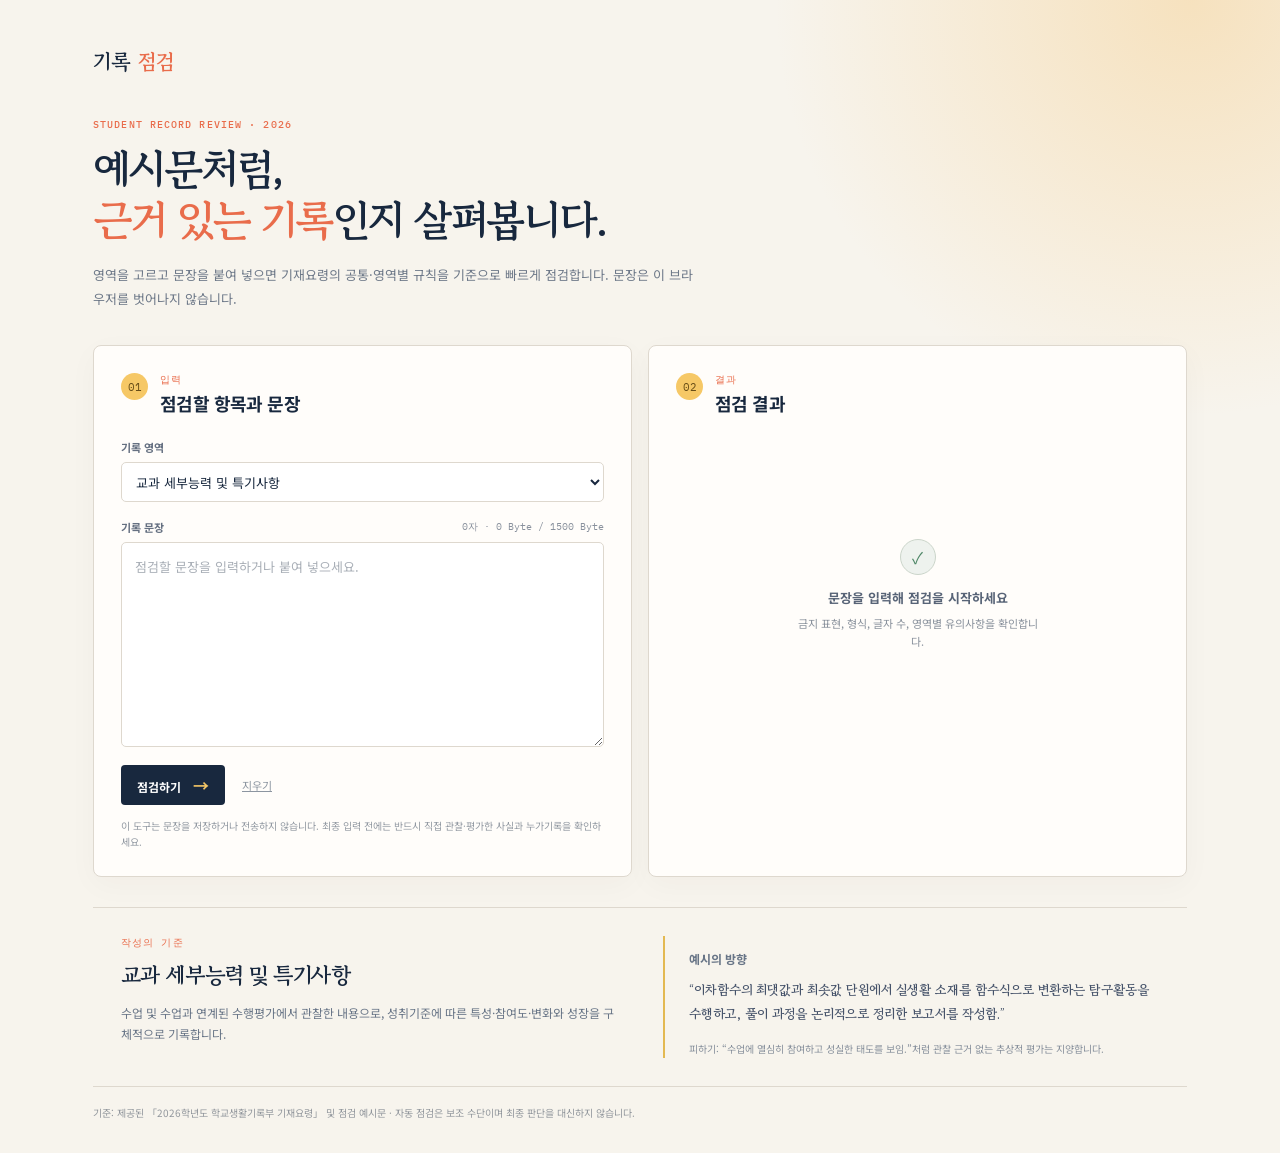
<file: index.html>
<!doctype html>
<html lang="ko">
<head>
  <meta charset="utf-8" />
  <meta name="viewport" content="width=device-width, initial-scale=1" />
  <title>생기부 문장 점검</title>
  <link rel="preconnect" href="https://fonts.googleapis.com" />
  <link rel="preconnect" href="https://fonts.gstatic.com" crossorigin />
  <link href="https://fonts.googleapis.com/css2?family=Gowun+Batang:wght@700&family=IBM+Plex+Mono:wght@400;500&family=Noto+Sans+KR:wght@400;500;600;700&display=swap" rel="stylesheet" />
  <link rel="stylesheet" href="style.css" />
  <style>
    .spelling-result{margin-top:13px}.spelling-head{display:flex;align-items:center;gap:7px;padding:9px 11px;background:#eef5f0;border-radius:4px;color:#4b7960;font-size:11px;font-weight:700}.spelling-head.needs-fix{background:#fff4e9;color:#bb6942}.spelling-list{margin:0;padding:0;list-style:none}.spelling-list li{padding:10px 1px;border-bottom:1px solid #ebe6dd;font-size:10px;line-height:1.6}.spelling-list small{display:block;color:#8b94a0}.spelling-list del{color:#b35748}.spelling-list ins{margin-left:7px;color:#397151;text-decoration:none;font-weight:700}.recommendation{display:flex;flex-direction:column;gap:5px;margin-top:16px;padding:12px 14px;border-left:2px solid #e4b64c;background:#fffcf4}.recommendation p{margin:0;color:#9c7621;font-size:10px;font-weight:700}.recommendation strong{font-size:11px}.recommendation span{color:#687687;font-size:10px;line-height:1.6}
    .replacement{display:flex;align-items:center;gap:7px;margin-top:4px}.replacement del{padding:1px 5px;border-radius:2px;background:#fff0ed}.replacement ins{padding:1px 5px;border-radius:2px;background:#eaf6ee}.apply-fix{margin-left:auto;padding:3px 6px;border:1px solid #b8d4c0;border-radius:3px;background:#fff;color:#397151;font-size:9px;font-family:inherit;cursor:pointer}.apply-fix:hover{background:#eaf6ee}
  </style>
</head>
<body>
  <main class="shell">
    <header>
      <a class="brand" href="#">기록 <span>점검</span></a>
      <p class="kicker">STUDENT RECORD REVIEW · 2026</p>
      <h1>예시문처럼,<br><em>근거 있는 기록</em>인지 살펴봅니다.</h1>
      <p class="intro">영역을 고르고 문장을 붙여 넣으면 기재요령의 공통·영역별 규칙을 기준으로 빠르게 점검합니다. 문장은 이 브라우저를 벗어나지 않습니다.</p>
    </header>

    <section class="workspace" aria-label="생기부 문장 점검 도구">
      <div class="editor card">
        <div class="section-title"><span>01</span><div><p>입력</p><h2>점검할 항목과 문장</h2></div></div>
        <label class="field-label" for="section">기록 영역</label>
        <select id="section">
          <option value="common">공통 서술형 점검</option>
          <option value="autonomy">자율활동</option>
          <option value="club">동아리활동</option>
          <option value="career">진로활동</option>
          <option value="volunteer">봉사활동</option>
          <option value="reading">독서활동</option>
          <option value="subject" selected>교과 세부능력 및 특기사항</option>
          <option value="behavior">행동특성 및 종합의견</option>
        </select>
        <div class="textarea-head"><label class="field-label" for="entry">기록 문장</label><span id="counter">0자 · 0 Byte</span></div>
        <textarea id="entry" placeholder="점검할 문장을 입력하거나 붙여 넣으세요."></textarea>
        <div class="button-row"><button id="review" class="review">점검하기 <b>→</b></button><button id="reset" class="reset">지우기</button></div>
        <p class="privacy">이 도구는 문장을 저장하거나 전송하지 않습니다. 최종 입력 전에는 반드시 직접 관찰·평가한 사실과 누가기록을 확인하세요.</p>
      </div>

      <div class="results card" aria-live="polite">
        <div class="section-title"><span>02</span><div><p>결과</p><h2>점검 결과</h2></div></div>
        <div id="idle" class="idle"><i>✓</i><strong>문장을 입력해 점검을 시작하세요</strong><small>금지 표현, 형식, 글자 수, 영역별 유의사항을 확인합니다.</small></div>
        <div id="report" hidden>
          <div class="summary"><div><b id="status-count">0</b><span>확인할 항목</span></div><p id="status-text"></p></div>
          <div id="spelling-result" class="spelling-result"></div>
          <div id="issues" class="issues"></div>
          <div class="recommendation"><p>추천 문구</p><strong id="recommendation-title"></strong><span id="recommendation-text"></span></div>
          <div class="check-title">직접 확인할 사항</div>
          <ul id="manual-list" class="manual-list"></ul>
        </div>
      </div>
    </section>

    <section class="guide">
      <div><p class="kicker">작성의 기준</p><h2 id="guide-title">교과 세부능력 및 특기사항</h2><p id="guide-text">수업 및 수업과 연계된 수행평가에서 관찰한 내용으로, 성취기준에 따른 특성·참여도·변화와 성장을 구체적으로 기록합니다.</p></div>
      <div class="example"><p>예시의 방향</p><blockquote id="good-example">“이차함수의 최댓값과 최솟값 단원에서 실생활 소재를 함수식으로 변환하는 탐구활동을 수행하고, 풀이 과정을 논리적으로 정리한 보고서를 작성함.”</blockquote><small id="bad-example">피하기: “수업에 열심히 참여하고 성실한 태도를 보임.”처럼 관찰 근거 없는 추상적 평가는 지양합니다.</small></div>
    </section>

    <footer>기준: 제공된 「2026학년도 학교생활기록부 기재요령」 및 점검 예시문 · 자동 점검은 보조 수단이며 최종 판단을 대신하지 않습니다.</footer>
  </main>
  <script src="app.js"></script>
</body>
</html>
</file>
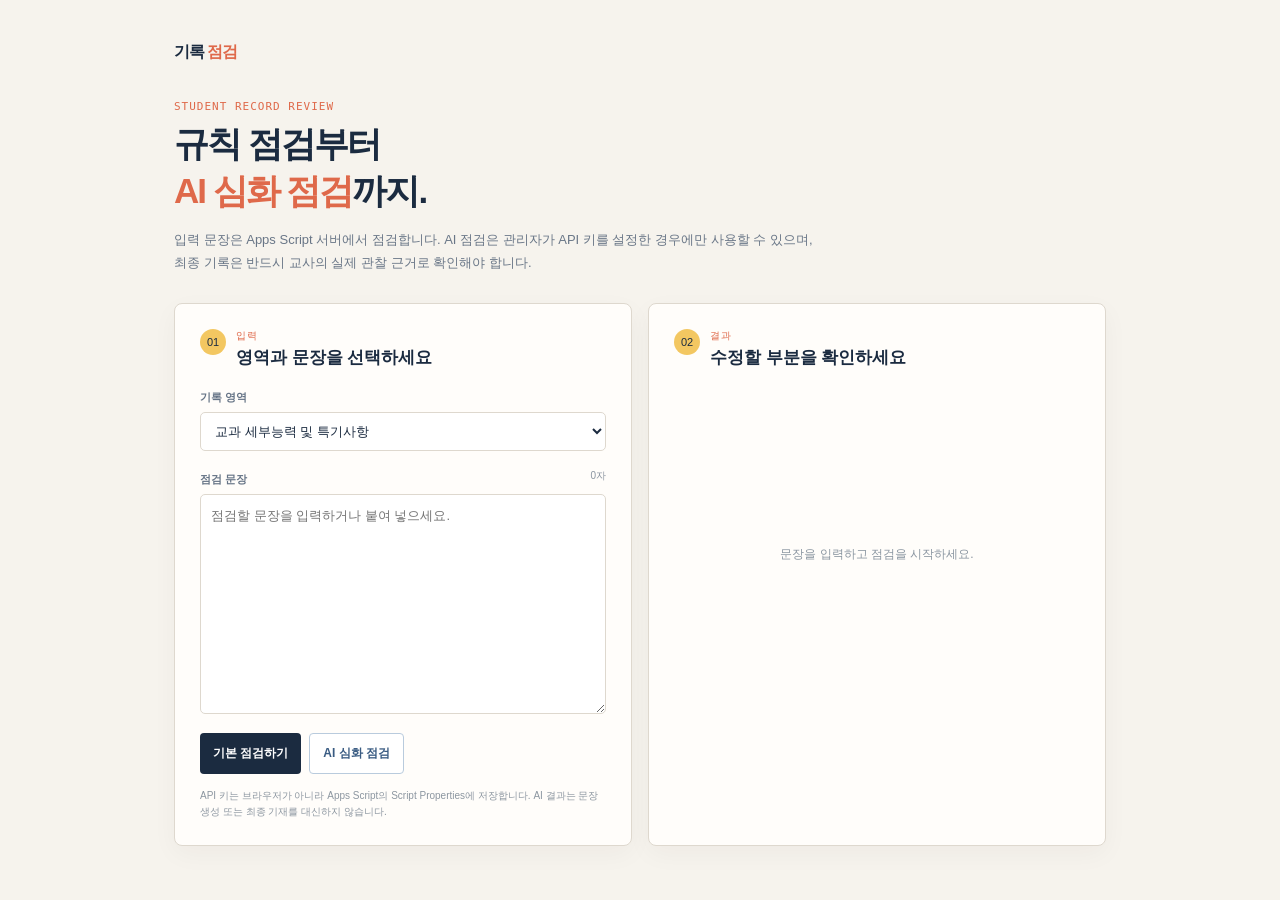
<file: gas/Index.html>
<!doctype html>
<html lang="ko">
<head>
  <base target="_top">
  <meta charset="utf-8">
  <meta name="viewport" content="width=device-width,initial-scale=1">
  <title>생기부 문장 점검</title>
  <style>
    :root{--ink:#1b2b40;--paper:#f6f3ed;--card:#fffdfa;--line:#ded8ce;--orange:#df694a;--muted:#697687}*{box-sizing:border-box}body{margin:0;background:var(--paper);color:var(--ink);font-family:Arial,'Noto Sans KR',sans-serif}.wrap{max-width:980px;margin:auto;padding:42px 24px}header{margin-bottom:28px}.brand{font-weight:800;letter-spacing:-1px}.brand b{color:var(--orange)}.tag{margin:37px 0 8px;color:var(--orange);font:11px monospace;letter-spacing:1px}h1{margin:0;font-size:35px;letter-spacing:-2px}h1 em{color:var(--orange);font-style:normal}.intro{max-width:650px;color:var(--muted);font-size:13px;line-height:1.8}.grid{display:grid;grid-template-columns:1fr 1fr;gap:16px}.card{padding:25px;background:var(--card);border:1px solid var(--line);border-radius:8px;box-shadow:0 8px 26px #3023110a}.step{display:flex;gap:10px;align-items:flex-start;margin-bottom:21px}.num{display:grid;place-items:center;width:26px;height:26px;background:#f3c761;border-radius:50%;font-size:11px}.step p{margin:0 0 3px;color:var(--orange);font:10px monospace;letter-spacing:1px}.step h2{margin:0;font-size:17px}label{display:block;margin:13px 0 7px;color:#667486;font-size:11px;font-weight:bold}select,textarea{width:100%;border:1px solid var(--line);border-radius:5px;background:#fff;padding:10px;color:var(--ink);font:13px Arial,'Noto Sans KR',sans-serif}textarea{height:220px;resize:vertical;line-height:1.75}.meta{display:flex;justify-content:space-between;align-items:center;margin-top:8px;color:#8b95a1;font-size:10px}.buttons{display:flex;gap:8px;margin-top:15px}button{border:0;border-radius:4px;padding:11px 13px;background:var(--ink);color:#fff;font-size:12px;font-weight:bold;cursor:pointer}button:hover{background:#314a6d}button.alt{background:#fff;color:#395b82;border:1px solid #b9cbdd}button:disabled{opacity:.55;cursor:wait}.note{margin:14px 0 0;color:#8c96a0;font-size:10px;line-height:1.6}.idle{min-height:330px;display:grid;place-content:center;text-align:center;color:#8a95a0;font-size:12px}.summary{padding:12px;background:#f8f3e9;border-radius:5px;font-size:11px;line-height:1.6}.summary b{display:block;color:var(--orange);font-size:20px}.result-title{margin:17px 0 6px;font-size:11px}.result{border-bottom:1px solid #eee8df;padding:10px 1px;font-size:11px;line-height:1.6}.result.warning b{color:#bd5944}.result.info b{color:#477ca9}.correction{padding:10px 0;border-bottom:1px solid #eee8df;font-size:11px}.correction small{display:block;color:#89929c}.old{display:inline-block;margin-top:4px;padding:2px 5px;background:#fff0ec;color:#b54d42;text-decoration:line-through}.new{display:inline-block;margin:4px 0 0 6px;padding:2px 5px;background:#eaf5ee;color:#397055;font-weight:bold}.apply{float:right;padding:4px 7px;background:#fff;border:1px solid #b8d4c0;color:#397055;font-size:10px}.ai{margin-top:15px;padding:13px;background:#eff5fb;border-left:2px solid #77a0ca}.ai h3{margin:0 0 7px;font-size:12px}.ai p,.ai li{font-size:11px;line-height:1.65}.ai p{margin:5px 0}.ai ul{margin:5px 0;padding-left:16px}.hidden{display:none}@media(max-width:700px){.wrap{padding:28px 15px}h1{font-size:30px}.grid{grid-template-columns:1fr}.idle{min-height:140px}}
  </style>
</head>
<body>
  <main class="wrap">
    <header><div class="brand">기록 <b>점검</b></div><p class="tag">STUDENT RECORD REVIEW</p><h1>규칙 점검부터<br><em>AI 심화 점검</em>까지.</h1><p class="intro">입력 문장은 Apps Script 서버에서 점검합니다. AI 점검은 관리자가 API 키를 설정한 경우에만 사용할 수 있으며, 최종 기록은 반드시 교사의 실제 관찰 근거로 확인해야 합니다.</p></header>
    <section class="grid">
      <div class="card"><div class="step"><span class="num">01</span><div><p>입력</p><h2>영역과 문장을 선택하세요</h2></div></div><label for="section">기록 영역</label><select id="section"><option value="subject">교과 세부능력 및 특기사항</option><option value="behavior">행동특성 및 종합의견</option><option value="autonomy">자율활동</option><option value="club">동아리활동</option><option value="career">진로활동</option><option value="volunteer">봉사활동</option><option value="reading">독서활동</option><option value="common">공통 서술형 점검</option></select><div class="meta"><label for="text">점검 문장</label><span id="count">0자</span></div><textarea id="text" placeholder="점검할 문장을 입력하거나 붙여 넣으세요."></textarea><div class="buttons"><button id="ruleButton" onclick="runRuleCheck()">기본 점검하기</button><button id="aiButton" class="alt" onclick="runAiCheck()">AI 심화 점검</button></div><p class="note">API 키는 브라우저가 아니라 Apps Script의 Script Properties에 저장합니다. AI 결과는 문장 생성 또는 최종 기재를 대신하지 않습니다.</p></div>
      <div class="card"><div class="step"><span class="num">02</span><div><p>결과</p><h2>수정할 부분을 확인하세요</h2></div></div><div id="idle" class="idle">문장을 입력하고 점검을 시작하세요.</div><div id="report" class="hidden"><div id="summary" class="summary"></div><div id="corrections"></div><div id="issues"></div><div id="aiReport" class="ai hidden"></div></div></div>
    </section>
  </main>
  <script>
    const textEl=document.getElementById('text');
    const sectionEl=document.getElementById('section');
    const $=id=>document.getElementById(id);
    textEl.addEventListener('input',()=>{$('count').textContent=textEl.value.length+'자';});
    function payload(){return {text:textEl.value,section:sectionEl.value};}
    function setBusy(id,busy){const b=$(id);b.disabled=busy;b.textContent=busy?'점검 중…':id==='aiButton'?'AI 심화 점검':'기본 점검하기';}
    function showError(error){alert(error.message||'점검 중 오류가 발생했습니다.');}
    function runRuleCheck(){setBusy('ruleButton',true);google.script.run.withSuccessHandler(data=>{renderRule(data);setBusy('ruleButton',false);}).withFailureHandler(error=>{showError(error);setBusy('ruleButton',false);}).checkRecord(payload());}
    function runAiCheck(){setBusy('aiButton',true);google.script.run.withSuccessHandler(data=>{renderAi(data);setBusy('aiButton',false);}).withFailureHandler(error=>{showError(error);setBusy('aiButton',false);}).checkWithAi(payload());}
    function renderRule(data){$('idle').classList.add('hidden');$('report').classList.remove('hidden');$('summary').innerHTML='<b>'+data.issues.length+'건</b>기재요령 및 형식 확인 항목 · '+data.byteCount+' / '+data.byteLimit+' Byte';$('corrections').innerHTML=data.corrections.length?'<h3 class="result-title">기존 표현 → 권장 표현</h3>'+data.corrections.map((c,i)=>'<div class="correction"><small>'+(c.index+1)+'번째 글자 부근 · '+c.reason+'</small><span class="old">'+escapeHtml(c.original)+'</span><span class="new">→ '+escapeHtml(c.recommended)+'</span><button class="apply" onclick="applyCorrection('+i+')">문장에 적용</button></div>').join(''):'<div class="correction">자동 탐지된 맞춤법·띄어쓰기 수정 항목이 없습니다.</div>';$('issues').innerHTML=data.issues.map(x=>'<div class="result '+x.type+'"><b>'+escapeHtml(x.title)+'</b><br>'+escapeHtml(x.message)+'</div>').join('');window.corrections=data.corrections;window.aiAvailable=data.aiAvailable;$('aiButton').title=data.aiAvailable?'AI 심화 점검을 실행합니다.':'관리자가 OPENAI_API_KEY를 설정해야 사용할 수 있습니다.';}
    function applyCorrection(i){const c=window.corrections[i];textEl.value=textEl.value.replace(c.original,c.recommended);$('count').textContent=textEl.value.length+'자';runRuleCheck();}
    function renderAi(data){$('idle').classList.add('hidden');$('report').classList.remove('hidden');const corrections=(data.corrections||[]).map(c=>'<li><span class="old">'+escapeHtml(c.original)+'</span> → <span class="new">'+escapeHtml(c.recommended)+'</span><br>'+escapeHtml(c.reason)+'</li>').join('');$('aiReport').classList.remove('hidden');$('aiReport').innerHTML='<h3>AI 심화 점검</h3><p><b>'+escapeHtml(data.summary||'')+'</b></p>'+(corrections?'<ul>'+corrections+'</ul>':'')+'<p><b>추천 문구</b><br>'+escapeHtml(data.recommendation||'')+'</p>'+((data.warnings||[]).length?'<p><b>교사 확인 사항</b></p><ul>'+data.warnings.map(x=>'<li>'+escapeHtml(x)+'</li>').join('')+'</ul>':'');}
    function escapeHtml(value){return String(value||'').replace(/[&<>'"]/g,c=>({'&':'&amp;','<':'&lt;','>':'&gt;',"'":'&#39;','"':'&quot;'}[c]));}
  </script>
</body>
</html>
</file>
<file: style.css>
:root{--ink:#18283e;--paper:#f7f4ed;--card:#fffdfa;--line:#ded8ce;--orange:#e96c4b;--blue:#4f769b;--soft:#eef2ee;--muted:#6d7888}*{box-sizing:border-box}body{margin:0;background:radial-gradient(circle at 93% 0,#f5c67866,transparent 26rem),var(--paper);color:var(--ink);font-family:'Noto Sans KR',sans-serif}.shell{max-width:1150px;margin:auto;padding:46px 28px 32px}.brand{color:var(--ink);font:700 21px 'Gowun Batang',serif;text-decoration:none}.brand span{color:var(--orange)}.kicker{margin:42px 0 11px;color:var(--orange);font:500 10px 'IBM Plex Mono',monospace;letter-spacing:1.1px}h1{margin:0;font:700 42px/1.22 'Gowun Batang',serif;letter-spacing:-2px}h1 em{color:var(--orange);font-style:normal}.intro{max-width:610px;margin:19px 0 35px;color:var(--muted);font-size:13px;line-height:1.8}.workspace{display:grid;grid-template-columns:1fr 1fr;gap:16px}.card{padding:27px;background:var(--card);border:1px solid var(--line);border-radius:8px;box-shadow:0 8px 30px #33251408}.section-title{display:flex;gap:12px;align-items:flex-start;margin-bottom:23px}.section-title>span{display:grid;place-items:center;width:27px;height:27px;border-radius:50%;background:#f6c866;color:#684d17;font:11px 'IBM Plex Mono',monospace}.section-title p{margin:0 0 3px;color:var(--orange);font:10px 'IBM Plex Mono',monospace;letter-spacing:1px}.section-title h2{margin:0;font-size:18px;letter-spacing:-.6px}.field-label{display:block;margin-bottom:7px;color:#657081;font-size:11px;font-weight:700}select,textarea{width:100%;border:1px solid var(--line);border-radius:5px;background:#fff;color:var(--ink);font:13px 'Noto Sans KR',sans-serif;outline-color:var(--orange)}select{height:40px;padding:0 10px}.textarea-head{display:flex;justify-content:space-between;align-items:center;margin-top:17px}.textarea-head .field-label{margin:0}#counter{color:#89919d;font:10px 'IBM Plex Mono',monospace}textarea{height:205px;margin-top:7px;padding:13px;resize:vertical;line-height:1.7}textarea::placeholder{color:#a9afb7}.button-row{display:flex;align-items:center;gap:11px;margin-top:13px}button{font-family:inherit;cursor:pointer}.review{height:40px;padding:0 16px;border:0;border-radius:4px;background:var(--ink);color:#fff;font-size:12px;font-weight:700}.review b{margin-left:9px;color:#f5c766;font-size:16px}.reset{border:0;background:transparent;color:#8c95a0;font-size:11px;text-decoration:underline}.privacy{margin:13px 0 0;color:#9299a2;font-size:10px;line-height:1.55}.idle{min-height:311px;display:flex;flex-direction:column;justify-content:center;align-items:center;text-align:center;color:#89919c}.idle i{display:grid;place-items:center;width:36px;height:36px;margin-bottom:13px;border:1px solid #cbd5ca;border-radius:50%;background:var(--soft);color:#4d8666;font-style:normal}.idle strong{font-size:13px;color:#586477}.idle small{max-width:245px;margin-top:8px;font-size:11px;line-height:1.6}.summary{display:flex;gap:18px;align-items:center;padding:14px 16px;background:#f8f4eb;border-radius:5px}.summary div{display:flex;flex-direction:column;min-width:75px;border-right:1px solid #e1d7c4}.summary b{color:var(--orange);font:500 27px/1 'IBM Plex Mono',monospace}.summary span{margin-top:5px;color:#727887;font-size:10px}.summary p{margin:0;color:#4d5b6d;font-size:11px;line-height:1.6}.issues{margin-top:13px}.issue{display:grid;grid-template-columns:22px 1fr;gap:9px;padding:11px 0;border-bottom:1px solid #ebe6dd}.issue i{display:grid;place-items:center;width:21px;height:21px;border-radius:50%;font:700 11px Arial;font-style:normal}.issue.warn i{background:#fff1e9;color:#d86040}.issue.info i{background:#edf3f8;color:#5583aa}.issue b{font-size:11px}.issue p{margin:3px 0 0;color:#737e8d;font-size:10px;line-height:1.55}.check-title{margin-top:17px;color:#506074;font-size:11px;font-weight:700}.manual-list{margin:8px 0 0;padding:0;list-style:none}.manual-list li{padding:5px 0 5px 16px;position:relative;color:#6f7885;font-size:10px;line-height:1.55}.manual-list li:before{content:'□';position:absolute;left:0;color:#8d98a3}.guide{display:grid;grid-template-columns:1fr 1fr;gap:45px;margin-top:30px;padding:28px;border-top:1px solid var(--line);border-bottom:1px solid var(--line)}.guide .kicker{margin:0 0 8px}.guide h2{margin:0;font:700 22px 'Gowun Batang',serif;letter-spacing:-1px}.guide>div>p:not(.kicker){margin:12px 0 0;color:#687587;font-size:12px;line-height:1.75}.example{padding-left:24px;border-left:2px solid #e3b952}.example p{margin:0;color:#a87924;font-size:10px;font-weight:700}.example blockquote{margin:9px 0;color:#46536a;font:700 13px/1.8 'Gowun Batang',serif}.example small{color:#87909c;font-size:10px;line-height:1.55}footer{padding-top:18px;color:#92979d;font-size:10px;line-height:1.6}@media(max-width:720px){.shell{padding:30px 16px}.kicker{margin-top:30px}h1{font-size:34px}.workspace,.guide{grid-template-columns:1fr}.guide{gap:22px;padding:23px 0}.example{padding-left:17px}.card{padding:20px}}
</file>
